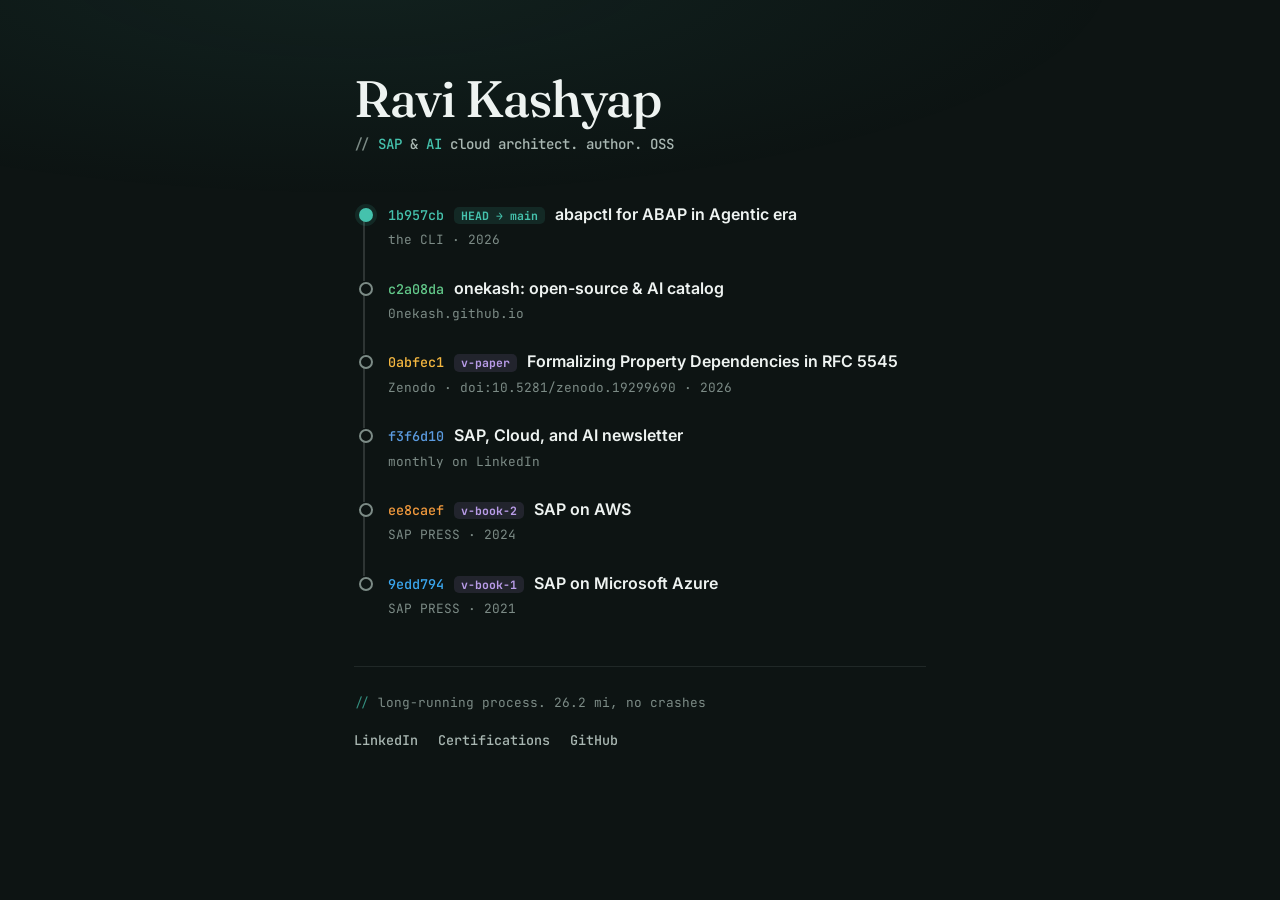
<file: index.html>
<!DOCTYPE html>
<html lang="en">
<head>
  <meta charset="utf-8" />
  <meta name="viewport" content="width=device-width, initial-scale=1.0">
  <meta name="description" content="Ravi Kashyap | SAP & AI Cloud Architect. Author of SAP on AWS and SAP on Azure by SAP PRESS. Open-source developer and founder of OneKash Labs.">
  <meta name="theme-color" content="#0D1413">
  <meta name="color-scheme" content="dark">
  <link rel="canonical" href="https://kashyap.one/">

  <!-- Open Graph -->
  <meta property="og:type" content="profile">
  <meta property="og:url" content="https://kashyap.one/">
  <meta property="og:title" content="Ravi Kashyap | SAP & AI Cloud Architect">
  <meta property="og:description" content="Author of SAP on AWS and SAP on Azure by SAP PRESS. Open-source developer and founder of OneKash Labs.">
  <meta property="og:image" content="https://kashyap.one/img/profile.jpg">
  <meta property="og:image:width" content="340">
  <meta property="og:image:height" content="340">
  <meta property="og:site_name" content="Ravi Kashyap">

  <!-- Twitter Card -->
  <meta name="twitter:card" content="summary">
  <meta name="twitter:title" content="Ravi Kashyap | SAP & AI Cloud Architect">
  <meta name="twitter:description" content="Author of SAP on AWS and SAP on Azure by SAP PRESS. Open-source developer and founder of OneKash Labs.">
  <meta name="twitter:image" content="https://kashyap.one/img/profile.jpg">

  <link rel="icon" type="image/svg+xml" href="/img/favicon.svg">
  <link rel="apple-touch-icon" href="/img/profile.jpg">
  <link rel="preconnect" href="https://fonts.googleapis.com">
  <link rel="preconnect" href="https://fonts.gstatic.com" crossorigin>
  <link href="https://fonts.googleapis.com/css2?family=Fraunces:ital,opsz,wght@0,9..144,400..600&family=Inter:wght@400;500;600&family=JetBrains+Mono:wght@400;500;700&display=swap" rel="stylesheet">
  <link rel="stylesheet" href="style.css?v=6" />
  <title>Ravi Kashyap | SAP & AI Cloud Architect</title>
  <script type="application/ld+json">
  {
    "@context": "https://schema.org",
    "@type": "ProfilePage",
    "dateModified": "2026-07-02T00:00:00+00:00",
    "mainEntity": {
      "@id": "#ravi-kashyap",
      "@type": "Person",
      "name": "Ravi Kashyap",
      "url": "https://kashyap.one",
      "image": "https://kashyap.one/img/profile.jpg",
      "jobTitle": "SAP & AI Cloud Architect",
      "description": "Author, AI practitioner, and open-source developer. Builds AI agents for SAP enterprise systems. Writes the SAP, Cloud, and AI newsletter.",
      "sameAs": [
        "https://linkedin.kashyap.one",
        "https://www.linkedin.com/in/ravikashyap1/",
        "https://www.linkedin.com/newsletters/7063883542358872064/",
        "https://github.com/0nekash",
        "https://0nekash.github.io",
        "https://onekash.org",
        "https://credly.kashyap.one"
      ],
      "knowsAbout": ["SAP", "Artificial Intelligence", "AI Agents", "Large Language Models", "Model Context Protocol", "Prompt Engineering", "Amazon Bedrock", "Generative AI", "Amazon Web Services", "Microsoft Azure", "Kotlin", "Android", "Open Source", "Cloud Architecture"],
      "founder": {
        "@type": "Organization",
        "name": "OneKash Labs",
        "url": "https://onekash.org",
        "logo": "https://onekash.org/images/logo.png"
      },
      "maintainer": [
        {
          "@type": "SoftwareSourceCode",
          "name": "abapctl",
          "url": "https://abapctl.github.io/",
          "description": "A control plane for SAP ABAP: the deterministic CLI connecting terminals, scripts, and AI agents to SAP's development interfaces over HTTPS."
        },
        {
          "@type": "SoftwareSourceCode",
          "name": "iCloud Calendar MCP Server",
          "url": "https://github.com/icloud-calendar-mcp/icloud-calendar-mcp",
          "description": "MCP server for iCloud Calendar. CLI-based calendar access for AI agents."
        },
        {
          "@type": "SoftwareSourceCode",
          "name": "AI Agent Dev Workflow",
          "url": "https://github.com/openkash/ai-agent-dev-workflow",
          "description": "Spec, Plan, Review, Implement, Verify; a complete AI development workflow plugin for Claude Code."
        }
      ],
      "hasCredential": [
        {
          "@type": "EducationalOccupationalCredential",
          "name": "AWS Partner: Agentic AI Technical Learning Plan Assessment",
          "credentialCategory": "certification",
          "recognizedBy": { "@type": "Organization", "name": "Amazon Web Services" },
          "dateCreated": "2026-01-15"
        },
        {
          "@type": "EducationalOccupationalCredential",
          "name": "AWS AI Foundational",
          "credentialCategory": "certification",
          "recognizedBy": { "@type": "Organization", "name": "Amazon Web Services" },
          "dateCreated": "2025-10-09"
        },
        {
          "@type": "EducationalOccupationalCredential",
          "name": "AWS Certified: SAP on AWS - Specialty",
          "credentialCategory": "certification",
          "recognizedBy": { "@type": "Organization", "name": "Amazon Web Services" },
          "dateCreated": "2023-02-16"
        },
        {
          "@type": "EducationalOccupationalCredential",
          "name": "AWS Certified Solutions Architect - Associate",
          "credentialCategory": "certification",
          "recognizedBy": { "@type": "Organization", "name": "Amazon Web Services" },
          "dateCreated": "2022-08-23"
        },
        {
          "@type": "EducationalOccupationalCredential",
          "name": "Microsoft Certified: Azure Solutions Architect Expert",
          "credentialCategory": "certification",
          "recognizedBy": { "@type": "Organization", "name": "Microsoft" },
          "dateCreated": "2020-04-15"
        },
        {
          "@type": "EducationalOccupationalCredential",
          "name": "Microsoft Certified: Azure for SAP Workloads Specialty",
          "credentialCategory": "certification",
          "recognizedBy": { "@type": "Organization", "name": "Microsoft" },
          "dateCreated": "2020-02-12"
        },
        {
          "@type": "EducationalOccupationalCredential",
          "name": "Content Publisher Platinum",
          "credentialCategory": "badge",
          "recognizedBy": { "@type": "Organization", "name": "Microsoft" },
          "dateCreated": "2021-05-17"
        },
        {
          "@type": "EducationalOccupationalCredential",
          "name": "Event Speaker Silver",
          "credentialCategory": "badge",
          "recognizedBy": { "@type": "Organization", "name": "Microsoft" },
          "dateCreated": "2021-12-16"
        }
      ]
    },
    "hasPart": [
      {
        "@type": "Book",
        "name": "SAP on AWS",
        "url": "https://www.sap-press.com/sap-on-aws_5776/",
        "datePublished": "2024",
        "author": { "@id": "#ravi-kashyap" },
        "publisher": { "@type": "Organization", "name": "SAP PRESS" }
      },
      {
        "@type": "Book",
        "name": "SAP on Microsoft Azure",
        "url": "https://www.sap-press.com/sap-on-microsoft-azure_5174/",
        "datePublished": "2021",
        "author": { "@id": "#ravi-kashyap" },
        "publisher": { "@type": "Organization", "name": "SAP PRESS" }
      },
      {
        "@type": "ScholarlyArticle",
        "name": "Formalizing Implicit Property Dependencies in RFC 5545",
        "url": "https://doi.org/10.5281/zenodo.19299690",
        "sameAs": "https://github.com/iCalDAV/ical-dependency-graph",
        "description": "Formal dependency graph for RFC 5545 VEVENT properties: 27 properties, 20 edges, merge-safety classifications.",
        "author": { "@id": "#ravi-kashyap" },
        "datePublished": "2026-03-28",
        "identifier": {
          "@type": "PropertyValue",
          "propertyID": "DOI",
          "value": "10.5281/zenodo.19299690"
        },
        "license": "https://creativecommons.org/licenses/by/4.0/",
        "workExample": {
          "@type": "ScholarlyArticle",
          "name": "iCalendar Property Dependencies",
          "url": "https://datatracker.ietf.org/doc/draft-kashyap-calext-ical-property-deps/"
        }
      },
      {
        "@type": "Periodical",
        "name": "SAP, Cloud, and AI",
        "url": "https://www.linkedin.com/newsletters/sap-cloud-and-ai-7063883542358872064/",
        "description": "Monthly newsletter on SAP, Cloud, AI, and everything in between",
        "author": { "@id": "#ravi-kashyap" },
        "publisher": { "@type": "Organization", "name": "LinkedIn" }
      }
    ]
  }
  </script>
</head>
<body>
  <div class="wrap">
    <h1 class="name">Ravi Kashyap</h1>
    <p class="sub"><span class="slash">//</span> <span class="c">SAP</span> &amp; <span class="c">AI</span> cloud architect. author. OSS</p>

    <div class="log">
      <a class="commit commit--head" href="https://abapctl.github.io/">
        <div class="commit__line"><span class="hash hash--abapctl">1b957cb</span><span class="ref">HEAD &rarr; main</span><span class="msg">abapctl for ABAP in Agentic era</span></div>
        <p class="commit__meta">the CLI &middot; 2026 <span class="arr">&#8599;</span></p>
      </a>
      <a class="commit" href="https://0nekash.github.io">
        <div class="commit__line"><span class="hash hash--onekash">c2a08da</span><span class="msg">onekash: open-source &amp; AI catalog</span></div>
        <p class="commit__meta">0nekash.github.io <span class="arr">&#8599;</span></p>
      </a>
      <a class="commit" href="https://doi.org/10.5281/zenodo.19299690">
        <div class="commit__line"><span class="hash hash--paper">0abfec1</span><span class="ref ref--tag">v-paper</span><span class="msg">Formalizing Property Dependencies in RFC 5545</span></div>
        <p class="commit__meta">Zenodo &middot; doi:10.5281/zenodo.19299690 &middot; 2026 <span class="arr">&#8599;</span></p>
      </a>
      <a class="commit" href="https://www.linkedin.com/newsletters/sap-cloud-and-ai-7063883542358872064/">
        <div class="commit__line"><span class="hash hash--news">f3f6d10</span><span class="msg">SAP, Cloud, and AI newsletter</span></div>
        <p class="commit__meta">monthly on LinkedIn <span class="arr">&#8599;</span></p>
      </a>
      <a class="commit" href="https://www.sap-press.com/sap-on-aws_5776/">
        <div class="commit__line"><span class="hash hash--aws">ee8caef</span><span class="ref ref--tag">v-book-2</span><span class="msg">SAP on AWS</span></div>
        <p class="commit__meta">SAP PRESS &middot; 2024 <span class="arr">&#8599;</span></p>
      </a>
      <a class="commit" href="https://www.sap-press.com/sap-on-microsoft-azure_5174/">
        <div class="commit__line"><span class="hash hash--azure">9edd794</span><span class="ref ref--tag">v-book-1</span><span class="msg">SAP on Microsoft Azure</span></div>
        <p class="commit__meta">SAP PRESS &middot; 2021 <span class="arr">&#8599;</span></p>
      </a>
    </div>

    <div class="foot">
      <p class="foot__joke"><span class="slash">//</span> long-running process. 26.2 mi, no crashes</p>
      <div class="foot__links">
        <a href="https://linkedin.kashyap.one">LinkedIn</a>
        <a href="https://credly.kashyap.one">Certifications</a>
        <a href="https://github.com/0nekash">GitHub</a>
      </div>
    </div>
  </div>
</body>
</html>
</file>
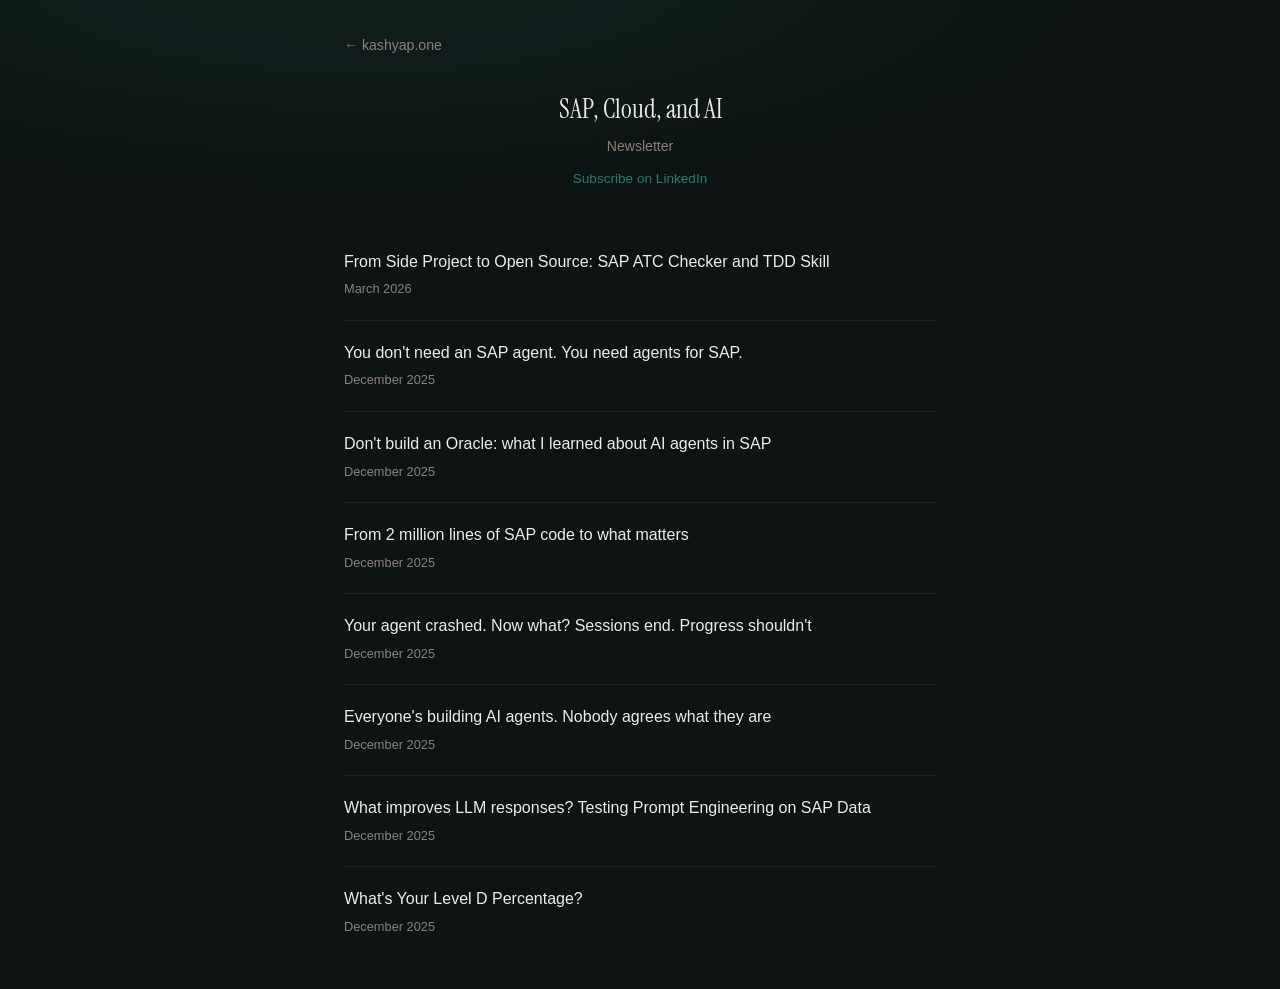
<file: writing/index.html>
<!DOCTYPE html>
<html lang="en">
<head>
    <meta charset="utf-8" />
    <meta name="viewport" content="width=device-width, initial-scale=1.0">
    <title>Writing | Ravi Kashyap - SAP, Cloud, and AI</title>
    <meta name="description" content="Articles on AI agents, large language models, prompt engineering, and SAP enterprise AI by Ravi Kashyap. From the SAP, Cloud, and AI newsletter.">
    <link rel="canonical" href="https://kashyap.one/writing/">

    <!-- Open Graph -->
    <meta property="og:type" content="website">
    <meta property="og:url" content="https://kashyap.one/writing/">
    <meta property="og:title" content="Writing | Ravi Kashyap - SAP, Cloud, and AI">
    <meta property="og:description" content="Articles on AI agents, large language models, prompt engineering, and SAP enterprise AI.">
    <meta property="og:image" content="https://kashyap.one/img/profile.jpg">
    <meta property="og:image:width" content="340">
    <meta property="og:image:height" content="340">
    <meta property="og:site_name" content="Ravi Kashyap">

    <!-- Twitter Card -->
    <meta name="twitter:card" content="summary">
    <meta name="twitter:title" content="Writing | Ravi Kashyap - SAP, Cloud, and AI">
    <meta name="twitter:description" content="Articles on AI agents, large language models, prompt engineering, and SAP enterprise AI.">
    <meta name="twitter:image" content="https://kashyap.one/img/profile.jpg">

    <!-- Structured Data: BreadcrumbList -->
    <script type="application/ld+json">
    {
        "@context": "https://schema.org",
        "@type": "BreadcrumbList",
        "itemListElement": [
            {
                "@type": "ListItem",
                "position": 1,
                "name": "Ravi Kashyap",
                "item": "https://kashyap.one/"
            },
            {
                "@type": "ListItem",
                "position": 2,
                "name": "Writing",
                "item": "https://kashyap.one/writing/"
            }
        ]
    }
    </script>

    <!-- Structured Data: Articles -->
    <script type="application/ld+json">
    {
        "@context": "https://schema.org",
        "@type": "ItemList",
        "name": "SAP, Cloud, and AI - Newsletter Articles",
        "itemListElement": [
            {
                "@type": "ListItem",
                "position": 1,
                "item": {
                    "@type": "Article",
                    "headline": "From Side Project to Open Source: SAP ATC Checker and TDD Skill",
                    "url": "https://www.linkedin.com/pulse/from-side-project-open-source-sap-atc-checker-tdd-skill-ravi-kashyap-oey4c",
                    "datePublished": "2026-03-13",
                    "author": {
                        "@type": "Person",
                        "name": "Ravi Kashyap",
                        "url": "https://kashyap.one"
                    },
                    "publisher": {
                        "@type": "Organization",
                        "name": "LinkedIn"
                    },
                    "isPartOf": {
                        "@type": "Periodical",
                        "name": "SAP, Cloud, and AI"
                    }
                }
            },
            {
                "@type": "ListItem",
                "position": 2,
                "item": {
                    "@type": "Article",
                    "headline": "You don't need an SAP agent. You need agents for SAP.",
                    "url": "https://www.linkedin.com/pulse/you-dont-need-sap-agent-agents-ravi-kashyap-0gknc",
                    "datePublished": "2025-12-09",
                    "author": {
                        "@type": "Person",
                        "name": "Ravi Kashyap",
                        "url": "https://kashyap.one"
                    },
                    "publisher": {
                        "@type": "Organization",
                        "name": "LinkedIn"
                    },
                    "isPartOf": {
                        "@type": "Periodical",
                        "name": "SAP, Cloud, and AI"
                    }
                }
            },
            {
                "@type": "ListItem",
                "position": 3,
                "item": {
                    "@type": "Article",
                    "headline": "Don't build an Oracle: what I learned about AI agents in SAP",
                    "url": "https://www.linkedin.com/pulse/dont-build-oracle-what-i-learned-ai-agents-sap-ravi-kashyap-nbhkc",
                    "datePublished": "2025-12-01",
                    "author": {
                        "@type": "Person",
                        "name": "Ravi Kashyap",
                        "url": "https://kashyap.one"
                    },
                    "publisher": {
                        "@type": "Organization",
                        "name": "LinkedIn"
                    },
                    "isPartOf": {
                        "@type": "Periodical",
                        "name": "SAP, Cloud, and AI"
                    }
                }
            },
            {
                "@type": "ListItem",
                "position": 4,
                "item": {
                    "@type": "Article",
                    "headline": "From 2 million lines of SAP code to what matters",
                    "url": "https://www.linkedin.com/pulse/from-2-million-lines-sap-code-what-matters-ravi-kashyap-iryzc",
                    "datePublished": "2025-12-05",
                    "author": {
                        "@type": "Person",
                        "name": "Ravi Kashyap",
                        "url": "https://kashyap.one"
                    },
                    "publisher": {
                        "@type": "Organization",
                        "name": "LinkedIn"
                    },
                    "isPartOf": {
                        "@type": "Periodical",
                        "name": "SAP, Cloud, and AI"
                    }
                }
            },
            {
                "@type": "ListItem",
                "position": 5,
                "item": {
                    "@type": "Article",
                    "headline": "Your agent crashed. Now what? Sessions end. Progress shouldn't",
                    "url": "https://www.linkedin.com/pulse/your-agent-crashed-now-what-sessions-end-progress-shouldnt-kashyap-zycwf",
                    "datePublished": "2025-12-04",
                    "author": {
                        "@type": "Person",
                        "name": "Ravi Kashyap",
                        "url": "https://kashyap.one"
                    },
                    "publisher": {
                        "@type": "Organization",
                        "name": "LinkedIn"
                    },
                    "isPartOf": {
                        "@type": "Periodical",
                        "name": "SAP, Cloud, and AI"
                    }
                }
            },
            {
                "@type": "ListItem",
                "position": 6,
                "item": {
                    "@type": "Article",
                    "headline": "Everyone's building AI agents. Nobody agrees what they are",
                    "url": "https://www.linkedin.com/pulse/everyones-building-ai-agents-nobody-agrees-what-ravi-kashyap-whanc",
                    "datePublished": "2025-12-02",
                    "author": {
                        "@type": "Person",
                        "name": "Ravi Kashyap",
                        "url": "https://kashyap.one"
                    },
                    "publisher": {
                        "@type": "Organization",
                        "name": "LinkedIn"
                    },
                    "isPartOf": {
                        "@type": "Periodical",
                        "name": "SAP, Cloud, and AI"
                    }
                }
            },
            {
                "@type": "ListItem",
                "position": 7,
                "item": {
                    "@type": "Article",
                    "headline": "What improves LLM responses? Testing Prompt Engineering on SAP Data",
                    "url": "https://www.linkedin.com/pulse/what-improves-llm-responses-testing-prompt-sap-data-ravi-kashyap-izjec",
                    "datePublished": "2025-12-01",
                    "author": {
                        "@type": "Person",
                        "name": "Ravi Kashyap",
                        "url": "https://kashyap.one"
                    },
                    "publisher": {
                        "@type": "Organization",
                        "name": "LinkedIn"
                    },
                    "isPartOf": {
                        "@type": "Periodical",
                        "name": "SAP, Cloud, and AI"
                    }
                }
            },
            {
                "@type": "ListItem",
                "position": 8,
                "item": {
                    "@type": "Article",
                    "headline": "What's Your Level D Percentage?",
                    "url": "https://www.linkedin.com/pulse/whats-your-level-d-percentage-ravi-kashyap-coadc",
                    "datePublished": "2025-12-01",
                    "author": {
                        "@type": "Person",
                        "name": "Ravi Kashyap",
                        "url": "https://kashyap.one"
                    },
                    "publisher": {
                        "@type": "Organization",
                        "name": "LinkedIn"
                    },
                    "isPartOf": {
                        "@type": "Periodical",
                        "name": "SAP, Cloud, and AI"
                    }
                }
            }
        ]
    }
    </script>

    <link rel="icon" type="image/x-icon" href="/img/profile.jpg">
    <link rel="preconnect" href="https://fonts.googleapis.com">
    <link rel="preconnect" href="https://fonts.gstatic.com" crossorigin>
    <link href="https://fonts.googleapis.com/css2?family=DM+Sans:wght@400;500&family=Instrument+Serif&display=swap" rel="stylesheet">
    <link rel="stylesheet" href="/style.css" />
    <style>
        .writing-container {
            max-width: 640px;
            margin: 0 auto;
            padding: 2rem 1.5rem;
            position: relative;
            animation: fadeUp 0.8s cubic-bezier(0.16, 1, 0.3, 1) both;
        }

        .back-link {
            color: #8a8279;
            text-decoration: none;
            font-size: 0.88rem;
        }

        .back-link:hover {
            color: #f0ece6;
        }

        .writing-header {
            margin: 2rem 0 0.5rem;
            text-align: center;
        }

        .writing-header h1 {
            font-family: 'Instrument Serif', Georgia, serif;
            font-size: 1.6rem;
            font-weight: 400;
            color: #f0ece6;
            margin-bottom: 0.25rem;
        }

        .writing-header p {
            color: #8a8279;
            font-size: 0.88rem;
            margin-bottom: 0.5rem;
        }

        .newsletter-link {
            display: inline-block;
            color: #2a7c6f;
            text-decoration: none;
            font-size: 0.85rem;
            margin-bottom: 2rem;
        }

        .newsletter-link:hover {
            text-decoration: underline;
        }

        .article-list {
            list-style: none;
            padding: 0;
        }

        .article-list li {
            border-bottom: 1px solid rgba(240, 236, 230, 0.08);
            padding: 1.25rem 0;
            animation: fadeUp 0.8s cubic-bezier(0.16, 1, 0.3, 1) both;
        }

        .article-list li:nth-child(1) { animation-delay: 0.1s; }
        .article-list li:nth-child(2) { animation-delay: 0.15s; }
        .article-list li:nth-child(3) { animation-delay: 0.2s; }
        .article-list li:nth-child(4) { animation-delay: 0.25s; }
        .article-list li:nth-child(5) { animation-delay: 0.3s; }
        .article-list li:nth-child(6) { animation-delay: 0.35s; }
        .article-list li:nth-child(7) { animation-delay: 0.4s; }
        .article-list li:nth-child(8) { animation-delay: 0.45s; }

        .article-list li:last-child {
            border-bottom: none;
        }

        .article-list a {
            color: #f0ece6;
            text-decoration: none;
            font-size: 1rem;
            font-weight: 500;
            line-height: 1.5;
            display: block;
        }

        .article-list a:hover {
            color: #2a7c6f;
        }

        .article-date {
            color: #8a8279;
            font-size: 0.8rem;
            margin-top: 0.35rem;
        }
    </style>
</head>
<body>
    <div class="writing-container">
        <a href="/" class="back-link">&larr; kashyap.one</a>

        <div class="writing-header">
            <h1>SAP, Cloud, and AI</h1>
            <p>Newsletter</p>
            <a href="https://www.linkedin.com/newsletters/7063883542358872064/" class="newsletter-link">Subscribe on LinkedIn</a>
        </div>

        <ul class="article-list">
            <li>
                <a href="https://www.linkedin.com/pulse/from-side-project-open-source-sap-atc-checker-tdd-skill-ravi-kashyap-oey4c">From Side Project to Open Source: SAP ATC Checker and TDD Skill</a>
                <div class="article-date">March 2026</div>
            </li>
            <li>
                <a href="https://www.linkedin.com/pulse/you-dont-need-sap-agent-agents-ravi-kashyap-0gknc">You don't need an SAP agent. You need agents for SAP.</a>
                <div class="article-date">December 2025</div>
            </li>
            <li>
                <a href="https://www.linkedin.com/pulse/dont-build-oracle-what-i-learned-ai-agents-sap-ravi-kashyap-nbhkc">Don't build an Oracle: what I learned about AI agents in SAP</a>
                <div class="article-date">December 2025</div>
            </li>
            <li>
                <a href="https://www.linkedin.com/pulse/from-2-million-lines-sap-code-what-matters-ravi-kashyap-iryzc">From 2 million lines of SAP code to what matters</a>
                <div class="article-date">December 2025</div>
            </li>
            <li>
                <a href="https://www.linkedin.com/pulse/your-agent-crashed-now-what-sessions-end-progress-shouldnt-kashyap-zycwf">Your agent crashed. Now what? Sessions end. Progress shouldn't</a>
                <div class="article-date">December 2025</div>
            </li>
            <li>
                <a href="https://www.linkedin.com/pulse/everyones-building-ai-agents-nobody-agrees-what-ravi-kashyap-whanc">Everyone's building AI agents. Nobody agrees what they are</a>
                <div class="article-date">December 2025</div>
            </li>
            <li>
                <a href="https://www.linkedin.com/pulse/what-improves-llm-responses-testing-prompt-sap-data-ravi-kashyap-izjec">What improves LLM responses? Testing Prompt Engineering on SAP Data</a>
                <div class="article-date">December 2025</div>
            </li>
            <li>
                <a href="https://www.linkedin.com/pulse/whats-your-level-d-percentage-ravi-kashyap-coadc">What's Your Level D Percentage?</a>
                <div class="article-date">December 2025</div>
            </li>
        </ul>
    </div>
</body>
</html>
</file>
<file: style.css>
/* kashyap.one: a git log of the work. Palette + type match onekash.org
   and kashcal.onekash.org: teal-tinted near-black, bright teal, Fraunces
   display / Inter body / JetBrains Mono for the terminal voice. */

:root{
  --ink:#0D1413;--ink-2:#14201E;--ink-3:#1A2A27;
  --line:rgba(230,240,237,.09);--line-2:rgba(230,240,237,.15);
  --fg:#EEF3F1;--fg-2:#A9B7B2;--fg-3:#7C8B86;
  --teal:#45C2AD;--teal-dim:rgba(69,194,173,.12);--brass:#F4B740;--mauve:#B99CE8;
  --sans:'Inter',-apple-system,BlinkMacSystemFont,sans-serif;
  --serif:'Fraunces',Georgia,serif;
  --mono:'JetBrains Mono',ui-monospace,SFMono-Regular,Menlo,monospace;
}

*{margin:0;padding:0;box-sizing:border-box}

body{
  font-family:var(--sans);
  background:var(--ink);
  color:var(--fg);
  -webkit-font-smoothing:antialiased;
  line-height:1.6;
  min-height:100vh;
}
/* faint teal wash at the top, matching the sister sites */
body::before{
  content:'';
  position:fixed;
  inset:0 0 auto 0;
  height:55vh;
  pointer-events:none;
  background:radial-gradient(ellipse 60% 45% at 28% -5%,rgba(69,194,173,.08),transparent);
}

.wrap{max-width:620px;margin:0 auto;padding:72px 24px 64px;position:relative;z-index:1}

.name{
  font-family:var(--serif);
  font-weight:500;
  font-size:clamp(2.5rem,8vw,3.2rem);
  letter-spacing:-.02em;
  line-height:1.04;
  margin-bottom:8px;
}
.sub{font:500 .88rem/1.6 var(--mono);color:var(--fg-2);margin-bottom:46px}
.sub .c{color:var(--teal)}
.sub .slash{color:var(--fg-3)}

/* commit graph ------------------------------------------------------------ */
.log{font-family:var(--mono)}
.commit{position:relative;padding:0 0 26px 34px;text-decoration:none;color:inherit;display:block}
.commit::before{
  content:'';position:absolute;left:5px;top:6px;width:10px;height:10px;border-radius:50%;
  background:var(--ink);border:2px solid var(--fg-3);z-index:1;
  transition:border-color .2s,box-shadow .2s;
}
.commit::after{content:'';position:absolute;left:9px;top:13px;bottom:-5px;width:2px;background:var(--line-2)}
.commit:last-child::after{display:none}
.commit--head::before{border-color:var(--teal);background:var(--teal);box-shadow:0 0 0 4px var(--teal-dim)}
.commit:hover::before{border-color:var(--teal)}
.commit__line{display:flex;align-items:baseline;gap:10px;flex-wrap:wrap;margin-bottom:3px}

/* Each hash carries its item's accent: a callback to the old brand-colored buttons. */
.hash{flex-shrink:0;font:500 .84rem/1.5 var(--mono);color:var(--brass)}
.hash--abapctl{color:#45C2AD}   /* teal: the flagship CLI */
.hash--onekash{color:#63C98A}   /* green: open source */
.hash--paper{color:#F4B740}     /* gold: research */
.hash--news{color:#5B9BE0}      /* blue: LinkedIn newsletter */
.hash--aws{color:#F0993D}       /* orange: AWS */
.hash--azure{color:#3BA7EF}     /* blue: Azure */

.ref{font:700 .72rem/1 var(--mono);color:var(--teal);background:var(--teal-dim);padding:3px 7px;border-radius:5px}
.ref--tag{color:var(--mauve);background:rgba(185,156,232,.12)}
.msg{font-size:1rem;color:var(--fg);font-family:var(--sans);font-weight:600;transition:color .2s}
.commit:hover .msg{color:var(--teal)}
.commit__meta{font:400 .8rem/1.5 var(--mono);color:var(--fg-3)}
.commit__meta .arr{opacity:0;transition:opacity .2s;color:var(--teal)}
.commit:hover .commit__meta .arr{opacity:1}

/* footer ------------------------------------------------------------------ */
.foot{margin-top:22px;padding-top:26px;border-top:1px solid var(--line)}
.foot__joke{font:400 .8rem/1.6 var(--mono);color:var(--fg-3);margin-bottom:20px}
.foot__joke .slash{color:var(--teal);opacity:.7}
.foot__links{display:flex;flex-wrap:wrap;gap:20px}
.foot__links a{font:500 .84rem/1 var(--mono);color:var(--fg-2);text-decoration:none;transition:color .2s}
.foot__links a:hover{color:var(--teal)}

/* keyboard focus (quality floor) */
a:focus-visible{outline:2px solid var(--teal);outline-offset:3px;border-radius:6px}

@media (max-width:560px){
  .wrap{padding:52px 20px 48px}
}

@media (prefers-reduced-motion:reduce){
  *,*::before,*::after{transition-duration:.01ms !important}
}
</file>
